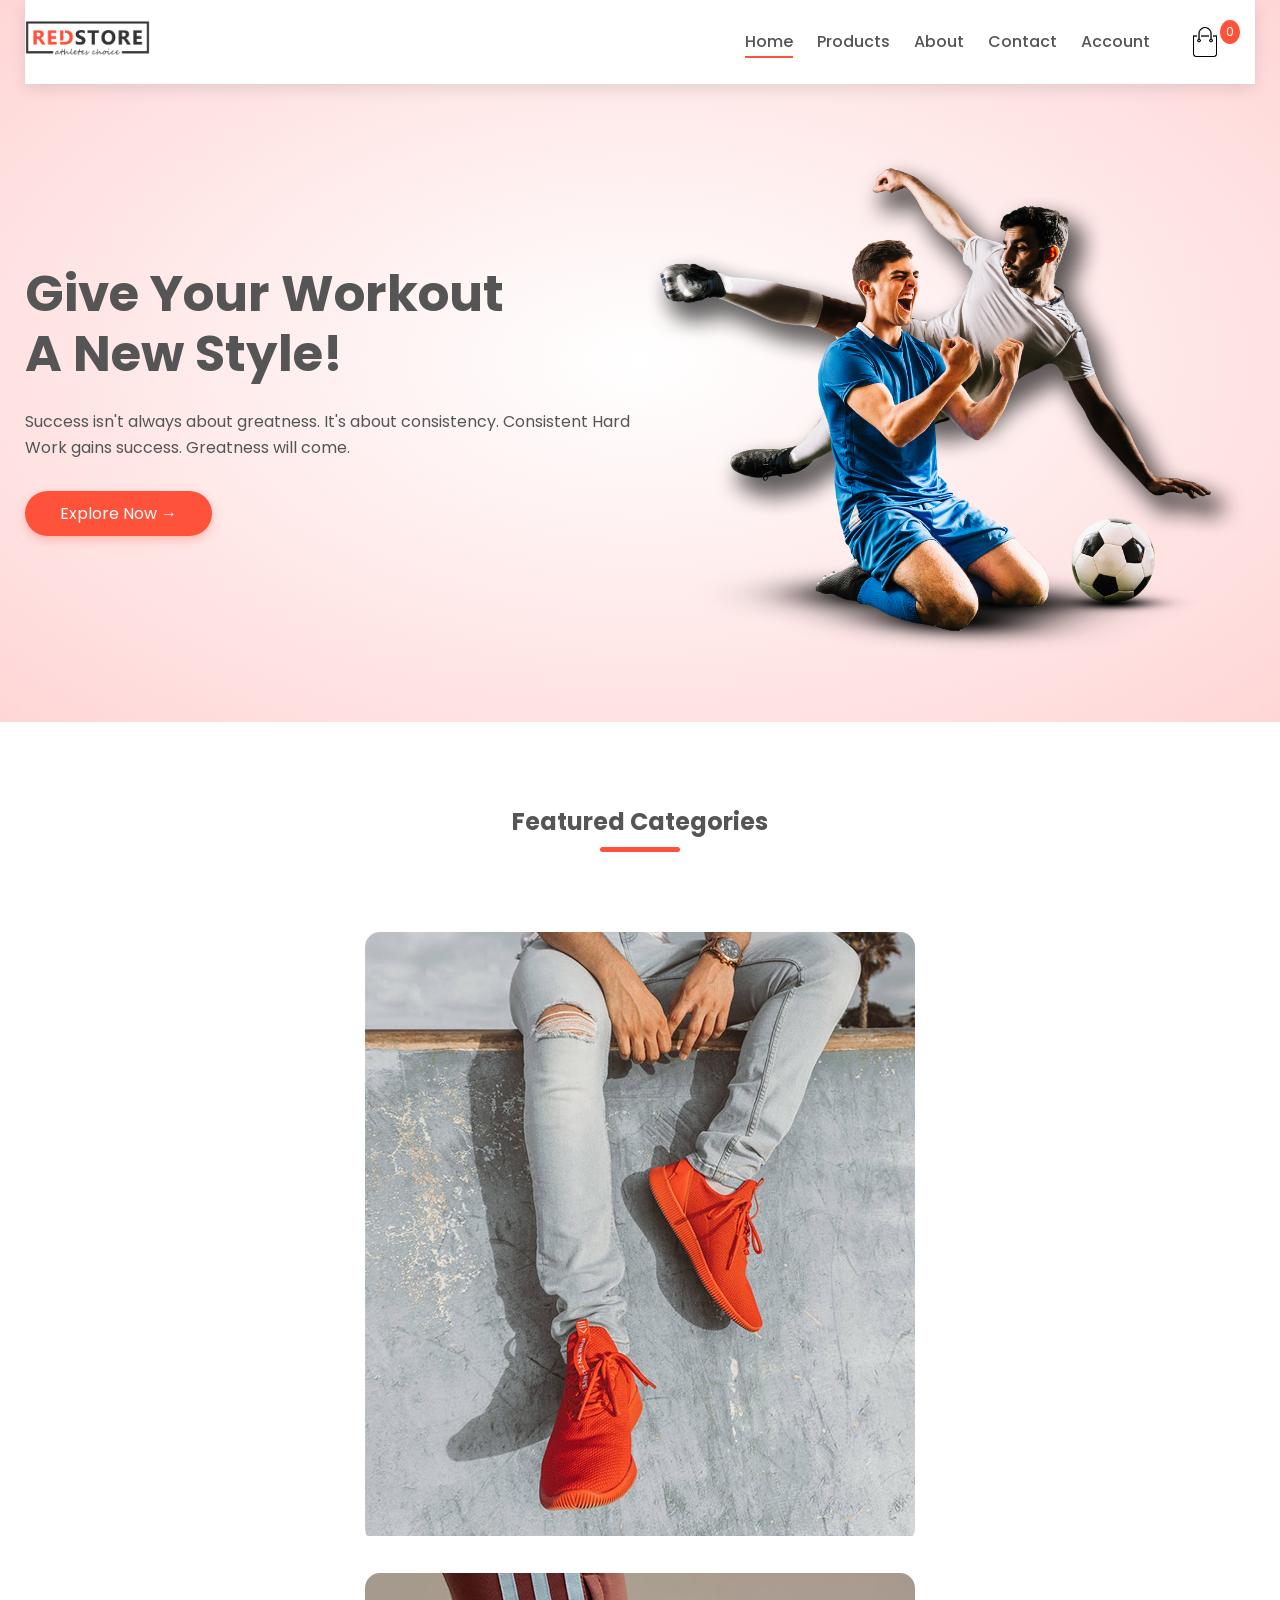
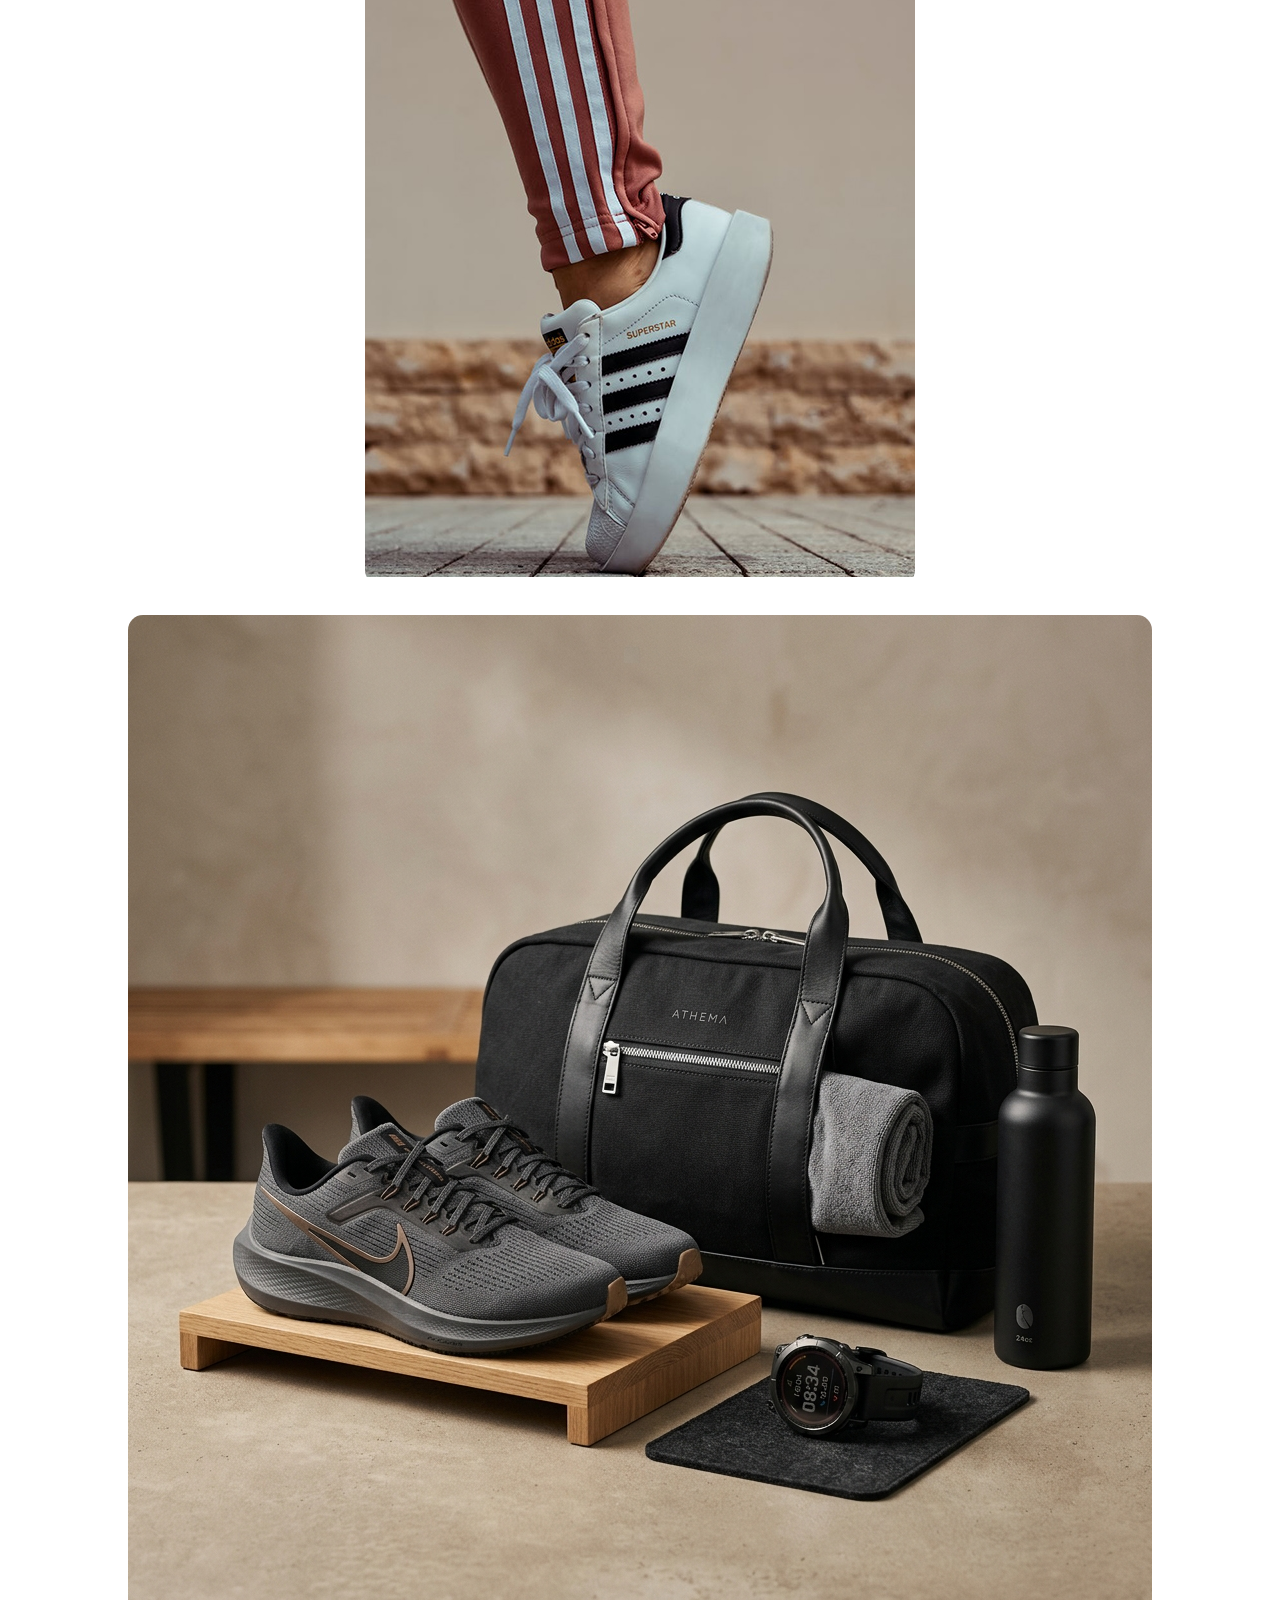
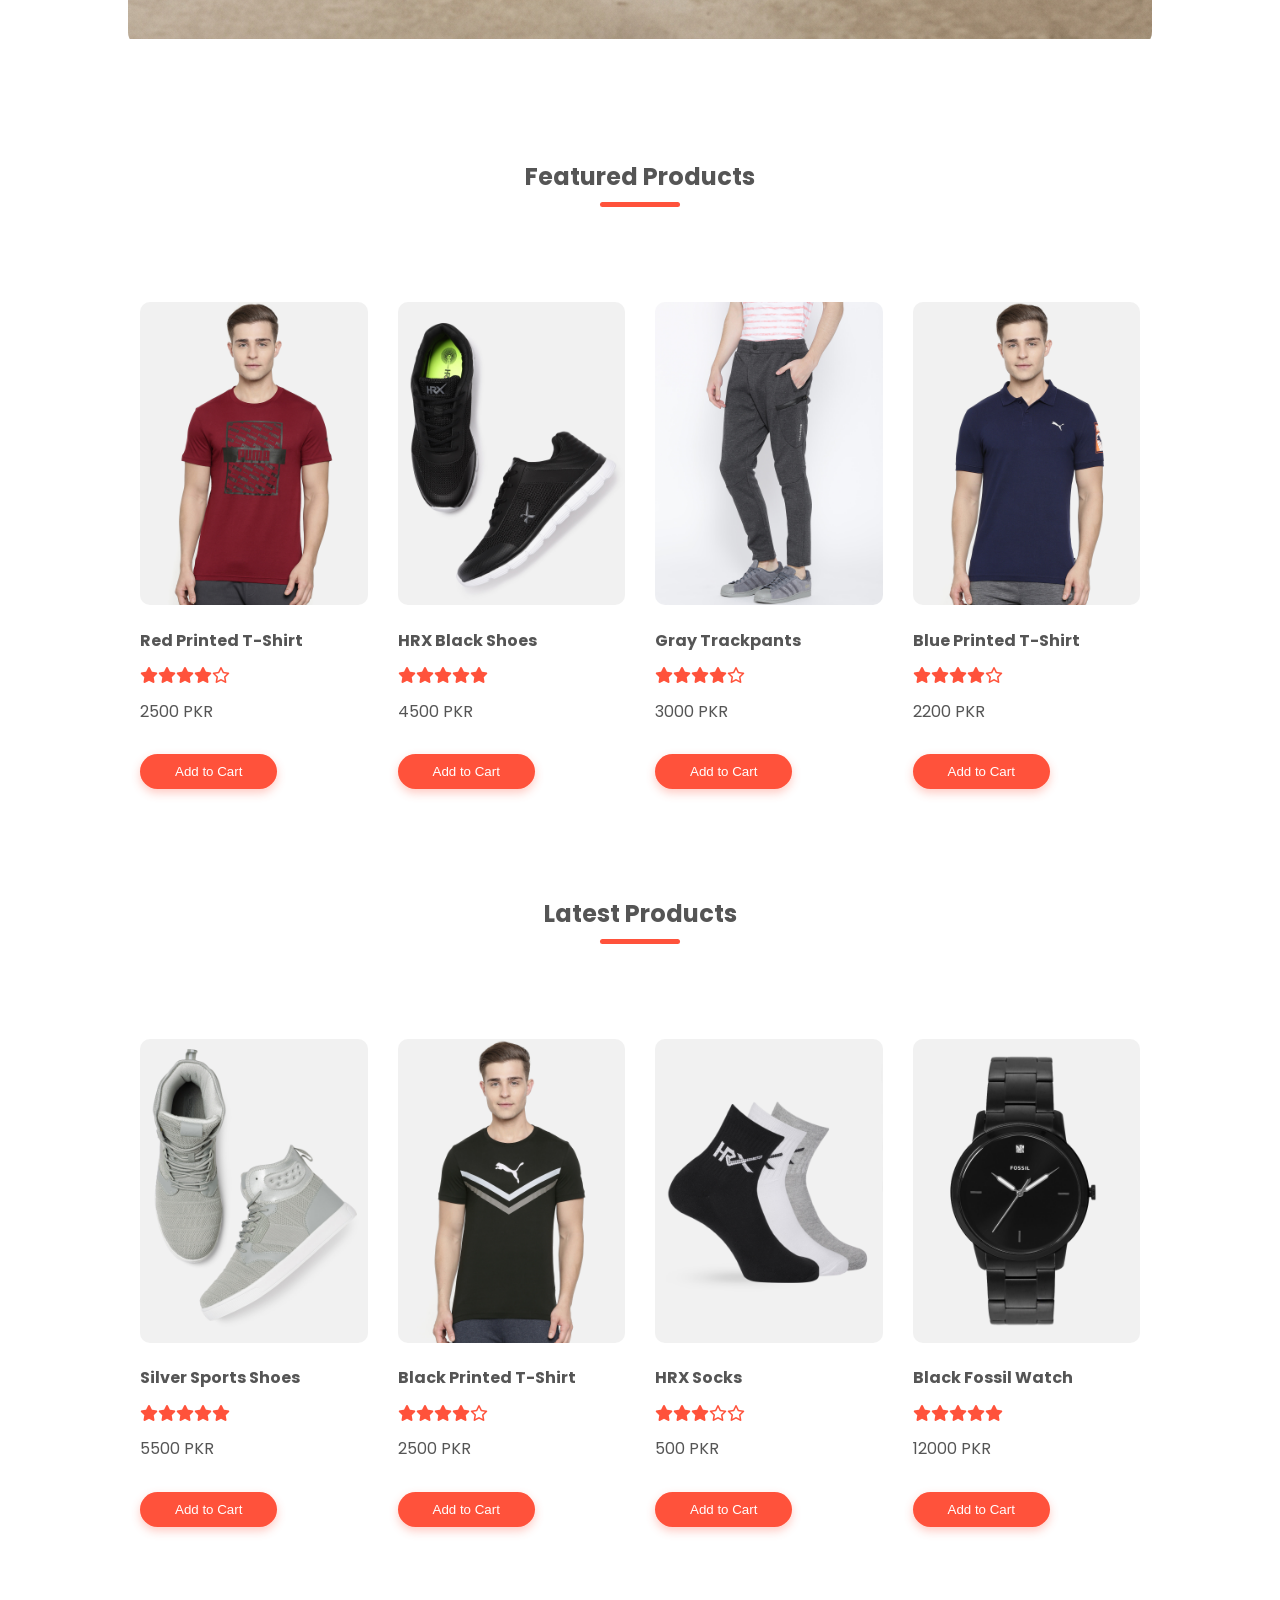
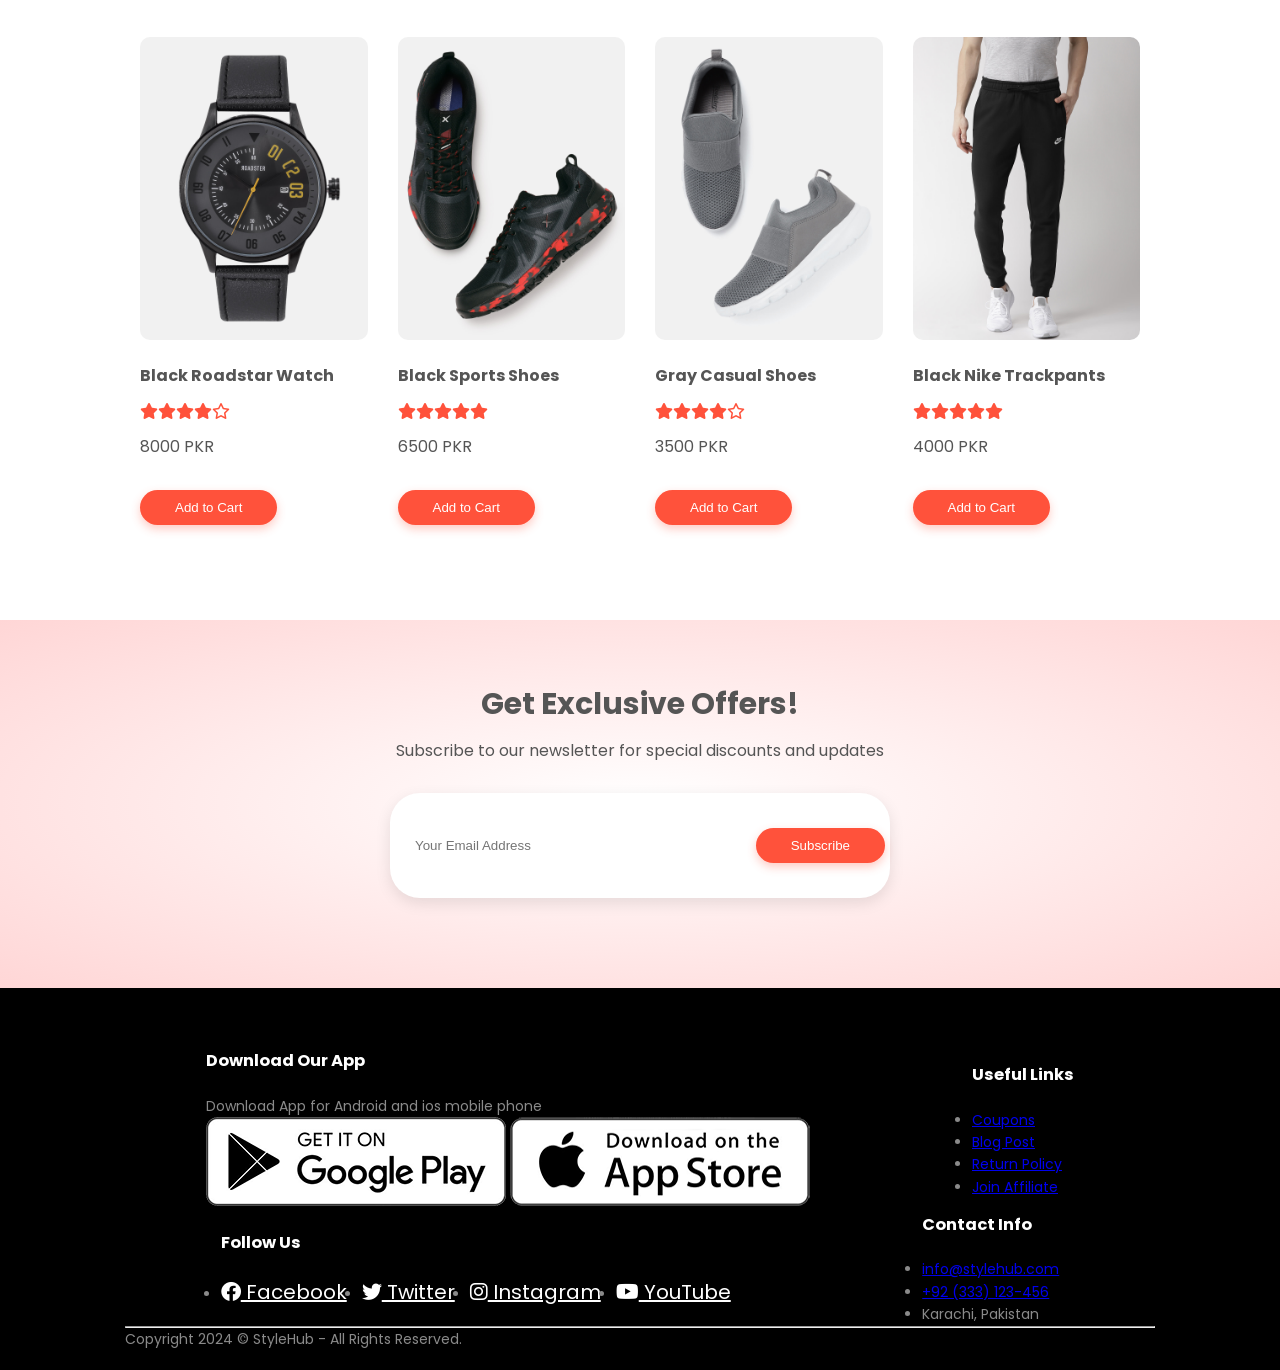
<file: index.html>
<!DOCTYPE html>
<html lang='en'>
<head>
    <meta charset="UTF-8">
    <meta name="viewport" content="width=device-width, initial-scale=1.0">
    <title>StyleHub - Your Fashion Destination</title>
    <link rel="stylesheet" href="projectStyle.css">
    <link rel="preconnect" href="https://fonts.googleapis.com">
    <link rel="preconnect" href="https://fonts.gstatic.com" crossorigin>
    <link href="https://fonts.googleapis.com/css2?family=Poppins:wght@300;400;500;600;700&display=swap" rel="stylesheet">
    <link rel="stylesheet" href="https://cdnjs.cloudflare.com/ajax/libs/font-awesome/6.0.0/css/all.min.css">
</head>
<body>
    <!-- Navigation Bar -->
    <div class="header">
        <div class="container">
            <div class="navigationbar">
                <div class="logo">
                    <a href="index.html"><img src="images/logo.png" width="125px" alt="StyleHub Logo"></a>
                </div>
                <nav id="navbar">
                    <ul>
                        <li><a href="index.html" class="active">Home</a></li>
                        <li><a href="products.html">Products</a></li>
                        <li><a href="about.html">About</a></li>
                        <li><a href="contact.html">Contact</a></li>
                        <li><a href="#" id="accountBtn">Account</a></li>
                    </ul>
                </nav>
                <div class="nav-icons">
                    <img src="images/cart.png" width="30px" height="30px" alt="Cart" class="cart-icon" id="cartBtn">
                    <span class="cart-count" id="cartCount">0</span>
                </div>
                <div class="hamburger" id="hamburger">
                    <span></span>
                    <span></span>
                    <span></span>
                </div>
            </div>

            <!-- Hero Section -->
            <div class="row hero">
                <div class="col-2">
                    <h1>Give Your Workout<br>A New Style!</h1>
                    <p>Success isn't always about greatness. It's about consistency. Consistent Hard Work gains success. Greatness will come.</p>
                    <a href="products.html" class="button">Explore Now &#8594;</a>
                </div>
                <div class="col-2">
                    <img src="images/image1.png" alt="Hero Product" class="hero-img">
                </div>
            </div>
        </div>
    </div>

    <!-- Featured Categories -->
    <div class="categories">
        <div class="small-container">
            <h2 class="title">Featured Categories</h2>
            <div class="row">
                <div class="col-3 category-card">
                    <img src="images/category-1.jpg" alt="Men's Fashion">
                    <h3>Men's Collection</h3>
                </div>
                <div class="col-3 category-card">
                    <img src="images/category-2.jpg" alt="Women's Fashion">
                    <h3>Women's Collection</h3>
                </div>
                <div class="col-3 category-card">
                    <img src="images/category-3.png" alt="Sports Gear">
                    <h3>Sports Gear</h3>
                </div>
            </div>
        </div>
    </div>

    <!-- Featured Products -->
    <div class="small-container">
        <h2 class="title">Featured Products</h2>
        <div class="row" id="featuredProducts">
            <!-- Products will be loaded by JavaScript -->
        </div>
    </div>

    <!-- Latest Products -->
    <div class="small-container">
        <h2 class="title">Latest Products</h2>
        <div class="row" id="latestProducts">
            <!-- Products will be loaded by JavaScript -->
        </div>
    </div>

    <!-- Newsletter Section -->
    <div class="newsletter">
        <div class="small-container">
            <div class="newsletter-content">
                <h2>Get Exclusive Offers!</h2>
                <p>Subscribe to our newsletter for special discounts and updates</p>
                <div class="newsletter-input">
                    <input type="email" placeholder="Your Email Address" id="emailInput">
                    <button id="subscribeBtn" class="button">Subscribe</button>
                </div>
            </div>
        </div>
    </div>

    <!-- Footer -->
    <div class="footer">
        <div class="small-container">
            <div class="row">
                <div class="col-footer">
                    <h3>Download Our App</h3>
                    <p>Download App for Android and ios mobile phone</p>
                    <div class="app-logo">
                        <img src="images/play-store.png" alt="Play Store">
                        <img src="images/app-store.png" alt="App Store">
                    </div>
                </div>
                <div class="col-footer">
                    <h3>Useful Links</h3>
                    <ul>
                        <li><a href="#">Coupons</a></li>
                        <li><a href="#">Blog Post</a></li>
                        <li><a href="#">Return Policy</a></li>
                        <li><a href="#">Join Affiliate</a></li>
                    </ul>
                </div>
                <div class="col-footer">
                    <h3>Follow Us</h3>
                    <ul class="social-links">
                        <li><a href="#"><i class="fab fa-facebook"></i> Facebook</a></li>
                        <li><a href="#"><i class="fab fa-twitter"></i> Twitter</a></li>
                        <li><a href="#"><i class="fab fa-instagram"></i> Instagram</a></li>
                        <li><a href="#"><i class="fab fa-youtube"></i> YouTube</a></li>
                    </ul>
                </div>
                <div class="col-footer">
                    <h3>Contact Info</h3>
                    <ul>
                        <li><a href="mailto:info@stylehub.com">info@stylehub.com</a></li>
                        <li><a href="tel:+92333123456">+92 (333) 123-456</a></li>
                        <li>Karachi, Pakistan</li>
                    </ul>
                </div>
            </div>
            <hr>
            <p class="copyright">Copyright 2024 © StyleHub - All Rights Reserved.</p>
        </div>
    </div>

    <!-- Cart Modal -->
    <div class="modal" id="cartModal">
        <div class="modal-content">
            <span class="close" id="closeCart">&times;</span>
            <h2>Shopping Cart</h2>
            <div id="cartItems"></div>
            <div class="cart-total">
                <strong>Total: </strong><span id="totalPrice">0</span> PKR
            </div>
            <button class="button" style="width: 100%; margin-top: 20px;">Checkout</button>
        </div>
    </div>

    <!-- Login Modal -->
    <div class="modal" id="loginModal">
        <div class="modal-content">
            <span class="close" id="closeLogin">&times;</span>
            <h2>Login / Sign Up</h2>
            <form id="loginForm">
                <input type="email" placeholder="Email Address" required>
                <input type="password" placeholder="Password" required>
                <button type="submit" class="button">Login</button>
                <p>Don't have an account? <a href="#" id="signupToggle">Sign Up</a></p>
            </form>
        </div>
    </div>

    <script src="script.js"></script>
</body>
</html>
</file>
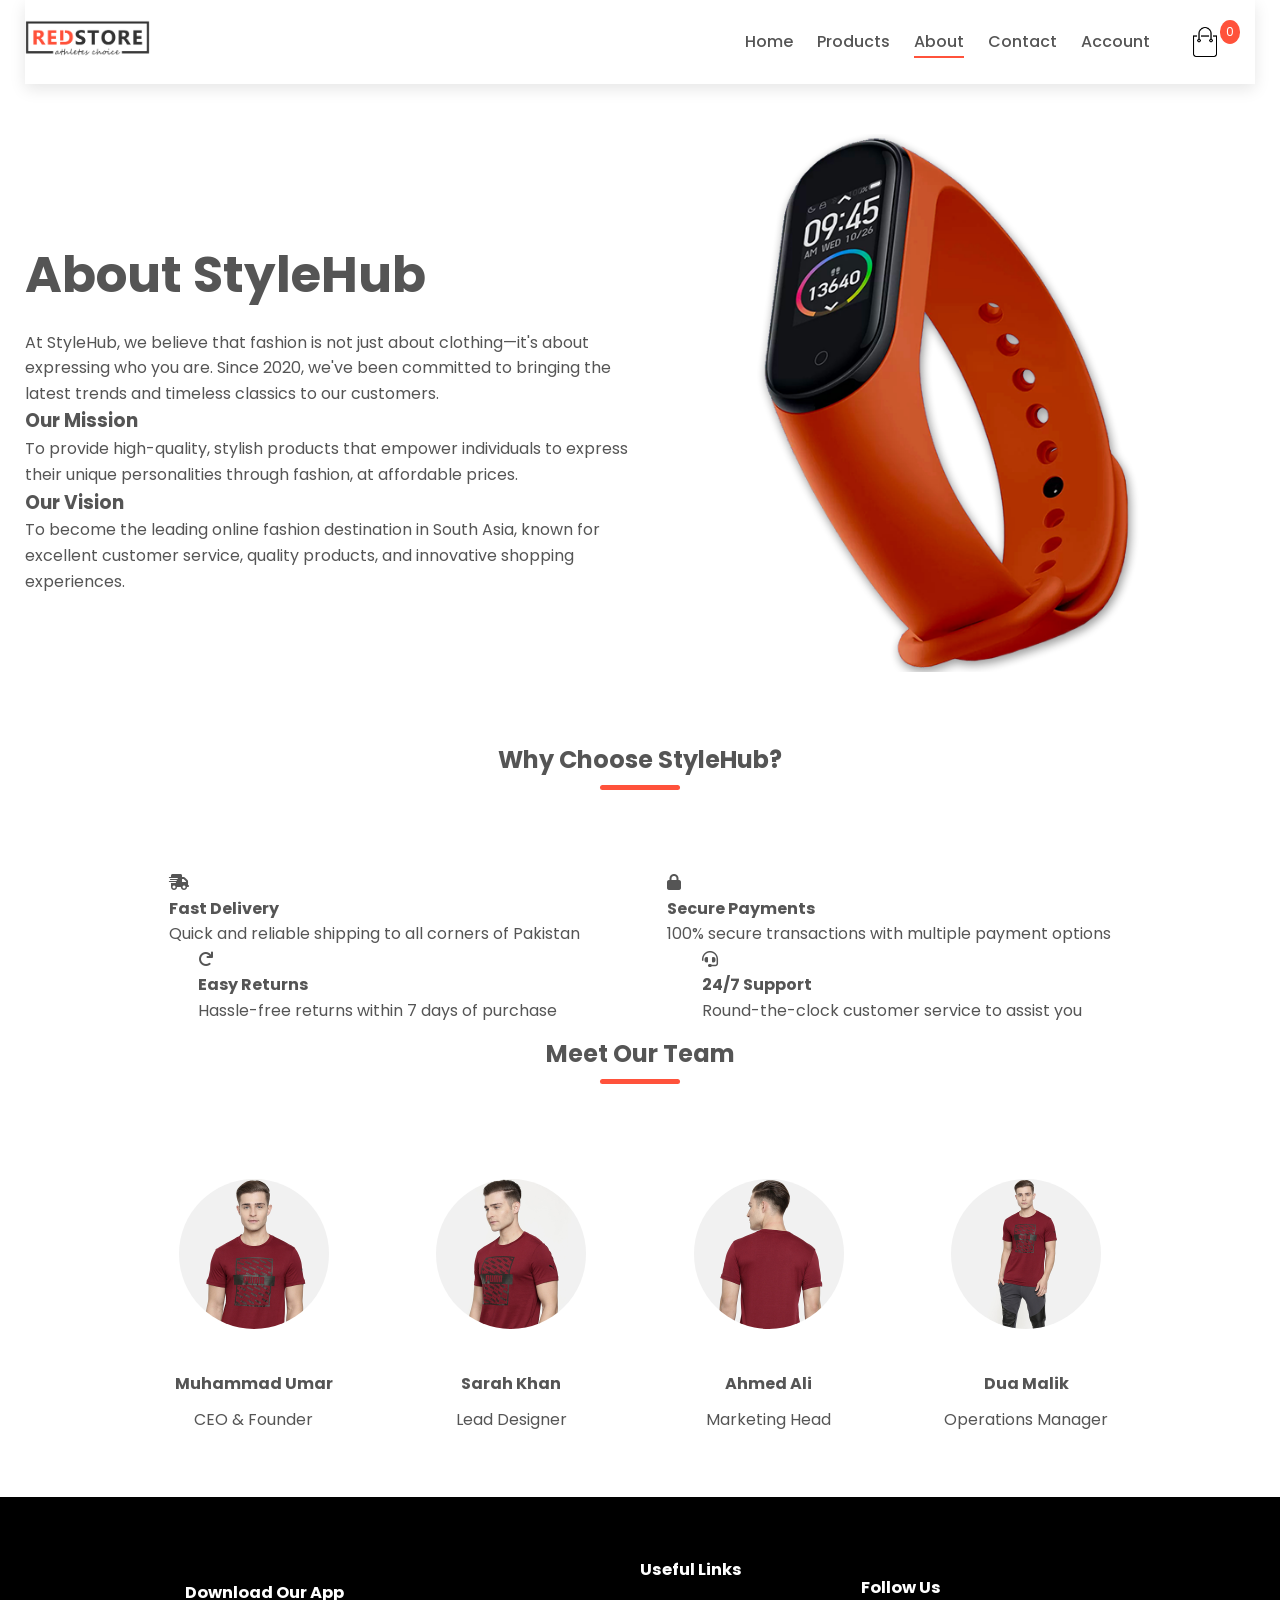
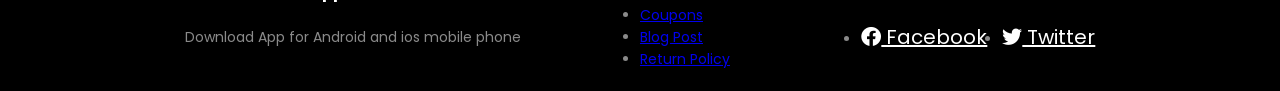
<file: about.html>
<!DOCTYPE html>
<html lang='en'>
<head>
    <meta charset="UTF-8">
    <meta name="viewport" content="width=device-width, initial-scale=1.0">
    <title>About Us - StyleHub</title>
    <link rel="stylesheet" href="projectStyle.css">
    <link rel="preconnect" href="https://fonts.googleapis.com">
    <link rel="preconnect" href="https://fonts.gstatic.com" crossorigin>
    <link href="https://fonts.googleapis.com/css2?family=Poppins:wght@300;400;500;600;700&display=swap" rel="stylesheet">
    <link rel="stylesheet" href="https://cdnjs.cloudflare.com/ajax/libs/font-awesome/6.0.0/css/all.min.css">
</head>
<body>
    <!-- Navigation Bar -->
    <div class="navbar-container">
        <div class="container">
            <div class="navigationbar">
                <div class="logo">
                    <a href="index.html"><img src="images/logo.png" width="125px" alt="StyleHub Logo"></a>
                </div>
                <nav id="navbar">
                    <ul>
                        <li><a href="index.html">Home</a></li>
                        <li><a href="products.html">Products</a></li>
                        <li><a href="about.html" class="active">About</a></li>
                        <li><a href="contact.html">Contact</a></li>
                        <li><a href="#" id="accountBtn">Account</a></li>
                    </ul>
                </nav>
                <div class="nav-icons">
                    <img src="images/cart.png" width="30px" height="30px" alt="Cart" class="cart-icon" id="cartBtn">
                    <span class="cart-count" id="cartCount">0</span>
                </div>
                <div class="hamburger" id="hamburger">
                    <span></span>
                    <span></span>
                    <span></span>
                </div>
            </div>
        </div>
    </div>

    <!-- About Section -->
    <div class="about-section">
        <div class="container">
            <div class="row">
                <div class="col-2">
                    <h1>About StyleHub</h1>
                    <p>At StyleHub, we believe that fashion is not just about clothing—it's about expressing who you are. 
                    Since 2020, we've been committed to bringing the latest trends and timeless classics to our customers.</p>
                    
                    <h3>Our Mission</h3>
                    <p>To provide high-quality, stylish products that empower individuals to express their unique personalities 
                    through fashion, at affordable prices.</p>
                    
                    <h3>Our Vision</h3>
                    <p>To become the leading online fashion destination in South Asia, known for excellent customer service, 
                    quality products, and innovative shopping experiences.</p>
                </div>
                <div class="col-2">
                    <img src="images/exclusive.png" alt="About StyleHub">
                </div>
            </div>
        </div>
    </div>

    <!-- Why Choose Us -->
    <div class="why-us">
        <div class="small-container">
            <h2 class="title">Why Choose StyleHub?</h2>
            <div class="row">
                <div class="why-card">
                    <i class="fas fa-shipping-fast"></i>
                    <h4>Fast Delivery</h4>
                    <p>Quick and reliable shipping to all corners of Pakistan</p>
                </div>
                <div class="why-card">
                    <i class="fas fa-lock"></i>
                    <h4>Secure Payments</h4>
                    <p>100% secure transactions with multiple payment options</p>
                </div>
                <div class="why-card">
                    <i class="fas fa-redo"></i>
                    <h4>Easy Returns</h4>
                    <p>Hassle-free returns within 7 days of purchase</p>
                </div>
                <div class="why-card">
                    <i class="fas fa-headset"></i>
                    <h4>24/7 Support</h4>
                    <p>Round-the-clock customer service to assist you</p>
                </div>
            </div>
        </div>
    </div>

    <!-- Team Section -->
    <div class="small-container">
        <h2 class="title">Meet Our Team</h2>
        <div class="row" id="teamMembers">
            <!-- Team members will be loaded by JavaScript -->
        </div>
    </div>

    <!-- Footer -->
    <div class="footer">
        <div class="small-container">
            <div class="row">
                <div class="col-footer">
                    <h3>Download Our App</h3>
                    <p>Download App for Android and ios mobile phone</p>
                </div>
                <div class="col-footer">
                    <h3>Useful Links</h3>
                    <ul>
                        <li><a href="#">Coupons</a></li>
                        <li><a href="#">Blog Post</a></li>
                        <li><a href="#">Return Policy</a></li>
                    </ul>
                </div>
                <div class="col-footer">
                    <h3>Follow Us</h3>
                    <ul class="social-links">
                        <li><a href="#"><i class="fab fa-facebook"></i> Facebook</a></li>
                        <li><a href="#"><i class="fab fa-twitter"></i> Twitter</a></li>
                    </ul>
                </div>
            </div>
        </div>
    </div>

    <!-- Cart Modal -->
    <div class="modal" id="cartModal">
        <div class="modal-content">
            <span class="close" id="closeCart">&times;</span>
            <h2>Shopping Cart</h2>
            <div id="cartItems"></div>
            <div class="cart-total">
                <strong>Total: </strong><span id="totalPrice">0</span> PKR
            </div>
            <button class="button" style="width: 100%; margin-top: 20px;">Checkout</button>
        </div>
    </div>

    <!-- Login Modal -->
    <div class="modal" id="loginModal">
        <div class="modal-content">
            <span class="close" id="closeLogin">&times;</span>
            <h2>Login / Sign Up</h2>
            <form id="loginForm">
                <input type="email" placeholder="Email Address" required>
                <input type="password" placeholder="Password" required>
                <button type="submit" class="button">Login</button>
            </form>
        </div>
    </div>

    <script src="script.js"></script>
</body>
</html>
</file>
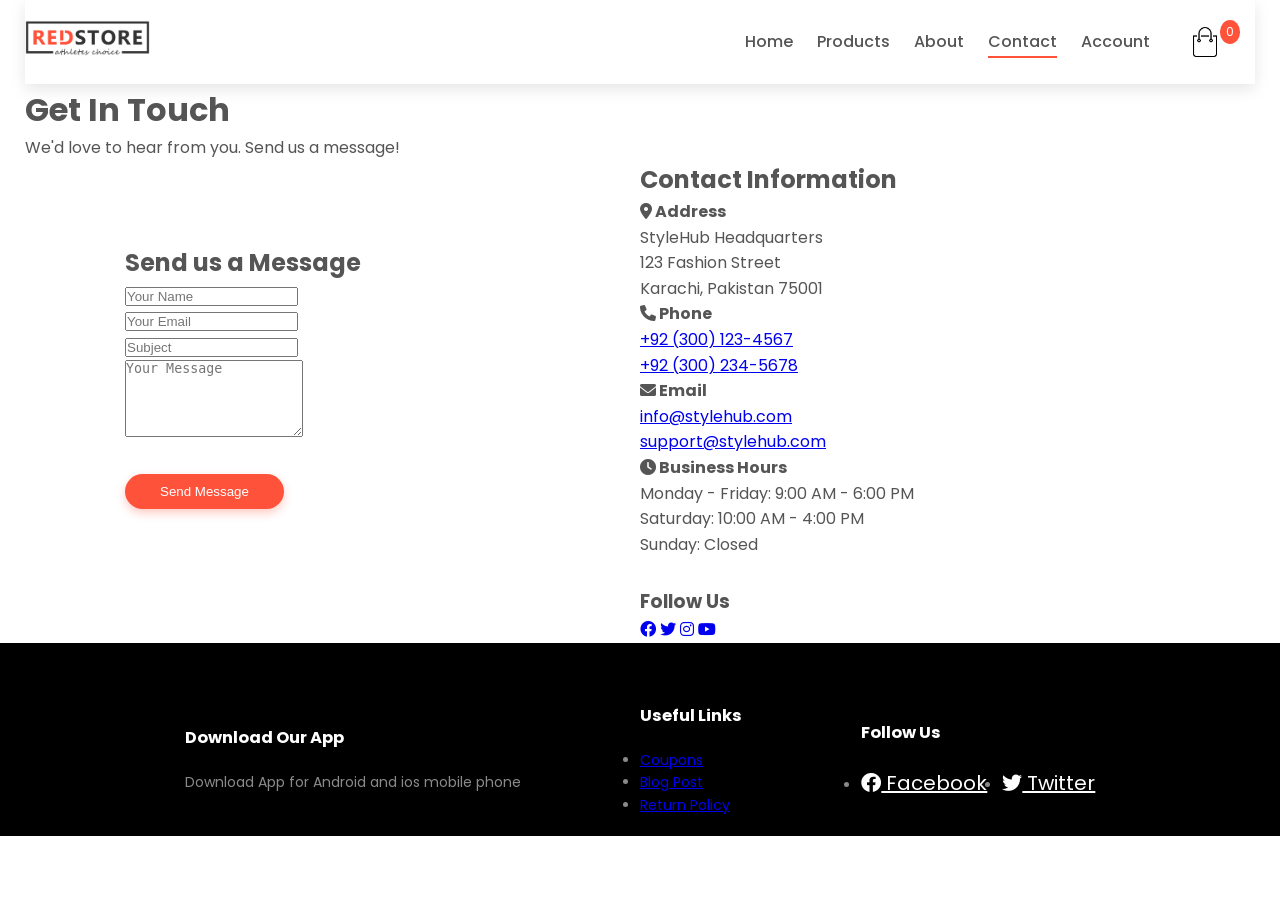
<file: contact.html>
<!DOCTYPE html>
<html lang='en'>
<head>
    <meta charset="UTF-8">
    <meta name="viewport" content="width=device-width, initial-scale=1.0">
    <title>Contact Us - StyleHub</title>
    <link rel="stylesheet" href="projectStyle.css">
    <link rel="preconnect" href="https://fonts.googleapis.com">
    <link rel="preconnect" href="https://fonts.gstatic.com" crossorigin>
    <link href="https://fonts.googleapis.com/css2?family=Poppins:wght@300;400;500;600;700&display=swap" rel="stylesheet">
    <link rel="stylesheet" href="https://cdnjs.cloudflare.com/ajax/libs/font-awesome/6.0.0/css/all.min.css">
</head>
<body>
    <!-- Navigation Bar -->
    <div class="navbar-container">
        <div class="container">
            <div class="navigationbar">
                <div class="logo">
                    <a href="index.html"><img src="images/logo.png" width="125px" alt="StyleHub Logo"></a>
                </div>
                <nav id="navbar">
                    <ul>
                        <li><a href="index.html">Home</a></li>
                        <li><a href="products.html">Products</a></li>
                        <li><a href="about.html">About</a></li>
                        <li><a href="contact.html" class="active">Contact</a></li>
                        <li><a href="#" id="accountBtn">Account</a></li>
                    </ul>
                </nav>
                <div class="nav-icons">
                    <img src="images/cart.png" width="30px" height="30px" alt="Cart" class="cart-icon" id="cartBtn">
                    <span class="cart-count" id="cartCount">0</span>
                </div>
                <div class="hamburger" id="hamburger">
                    <span></span>
                    <span></span>
                    <span></span>
                </div>
            </div>
        </div>
    </div>

    <!-- Contact Header -->
    <div class="contact-header">
        <div class="container">
            <h1>Get In Touch</h1>
            <p>We'd love to hear from you. Send us a message!</p>
        </div>
    </div>

    <!-- Contact Content -->
    <div class="small-container">
        <div class="row contact-row">
            <!-- Contact Form -->
            <div class="col-2">
                <h2>Send us a Message</h2>
                <form id="contactForm">
                    <div class="form-group">
                        <input type="text" placeholder="Your Name" required id="contactName">
                    </div>
                    <div class="form-group">
                        <input type="email" placeholder="Your Email" required id="contactEmail">
                    </div>
                    <div class="form-group">
                        <input type="text" placeholder="Subject" required id="contactSubject">
                    </div>
                    <div class="form-group">
                        <textarea placeholder="Your Message" rows="5" required id="contactMessage"></textarea>
                    </div>
                    <button type="submit" class="button">Send Message</button>
                </form>
                <div id="formMessage" style="margin-top: 20px;"></div>
            </div>

            <!-- Contact Info -->
            <div class="col-2">
                <h2>Contact Information</h2>
                
                <div class="contact-info-box">
                    <h4><i class="fas fa-map-marker-alt"></i> Address</h4>
                    <p>StyleHub Headquarters<br>
                    123 Fashion Street<br>
                    Karachi, Pakistan 75001</p>
                </div>

                <div class="contact-info-box">
                    <h4><i class="fas fa-phone"></i> Phone</h4>
                    <p><a href="tel:+923001234567">+92 (300) 123-4567</a><br>
                    <a href="tel:+923002345678">+92 (300) 234-5678</a></p>
                </div>

                <div class="contact-info-box">
                    <h4><i class="fas fa-envelope"></i> Email</h4>
                    <p><a href="mailto:info@stylehub.com">info@stylehub.com</a><br>
                    <a href="mailto:support@stylehub.com">support@stylehub.com</a></p>
                </div>

                <div class="contact-info-box">
                    <h4><i class="fas fa-clock"></i> Business Hours</h4>
                    <p>Monday - Friday: 9:00 AM - 6:00 PM<br>
                    Saturday: 10:00 AM - 4:00 PM<br>
                    Sunday: Closed</p>
                </div>

                <h3 style="margin-top: 30px;">Follow Us</h3>
                <div class="social-links-contact">
                    <a href="#" class="social-icon"><i class="fab fa-facebook"></i></a>
                    <a href="#" class="social-icon"><i class="fab fa-twitter"></i></a>
                    <a href="#" class="social-icon"><i class="fab fa-instagram"></i></a>
                    <a href="#" class="social-icon"><i class="fab fa-youtube"></i></a>
                </div>
            </div>
        </div>
    </div>

    <!-- Footer -->
    <div class="footer">
        <div class="small-container">
            <div class="row">
                <div class="col-footer">
                    <h3>Download Our App</h3>
                    <p>Download App for Android and ios mobile phone</p>
                </div>
                <div class="col-footer">
                    <h3>Useful Links</h3>
                    <ul>
                        <li><a href="#">Coupons</a></li>
                        <li><a href="#">Blog Post</a></li>
                        <li><a href="#">Return Policy</a></li>
                    </ul>
                </div>
                <div class="col-footer">
                    <h3>Follow Us</h3>
                    <ul class="social-links">
                        <li><a href="#"><i class="fab fa-facebook"></i> Facebook</a></li>
                        <li><a href="#"><i class="fab fa-twitter"></i> Twitter</a></li>
                    </ul>
                </div>
            </div>
        </div>
    </div>

    <!-- Cart Modal -->
    <div class="modal" id="cartModal">
        <div class="modal-content">
            <span class="close" id="closeCart">&times;</span>
            <h2>Shopping Cart</h2>
            <div id="cartItems"></div>
            <div class="cart-total">
                <strong>Total: </strong><span id="totalPrice">0</span> PKR
            </div>
            <button class="button" style="width: 100%; margin-top: 20px;">Checkout</button>
        </div>
    </div>

    <!-- Login Modal -->
    <div class="modal" id="loginModal">
        <div class="modal-content">
            <span class="close" id="closeLogin">&times;</span>
            <h2>Login / Sign Up</h2>
            <form id="loginForm">
                <input type="email" placeholder="Email Address" required>
                <input type="password" placeholder="Password" required>
                <button type="submit" class="button">Login</button>
            </form>
        </div>
    </div>

    <script src="script.js"></script>
</body>
</html>
</file>
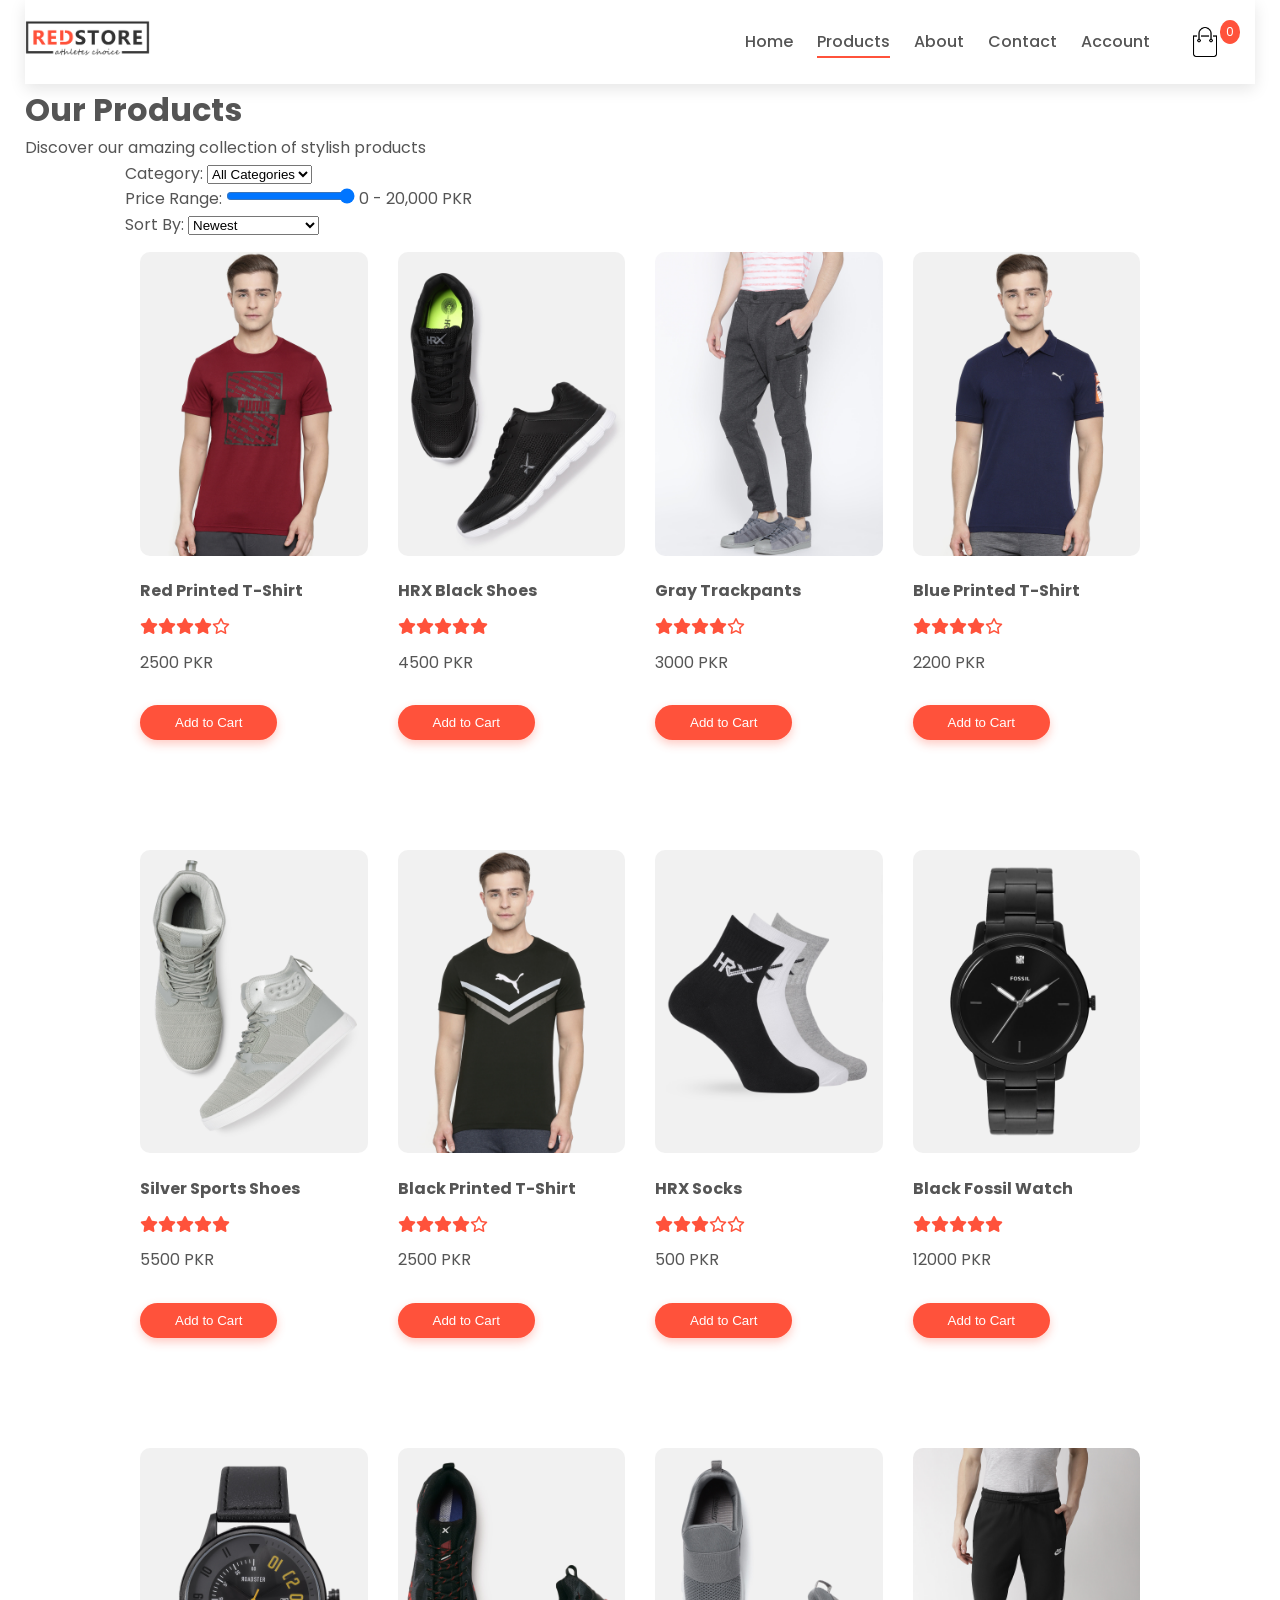
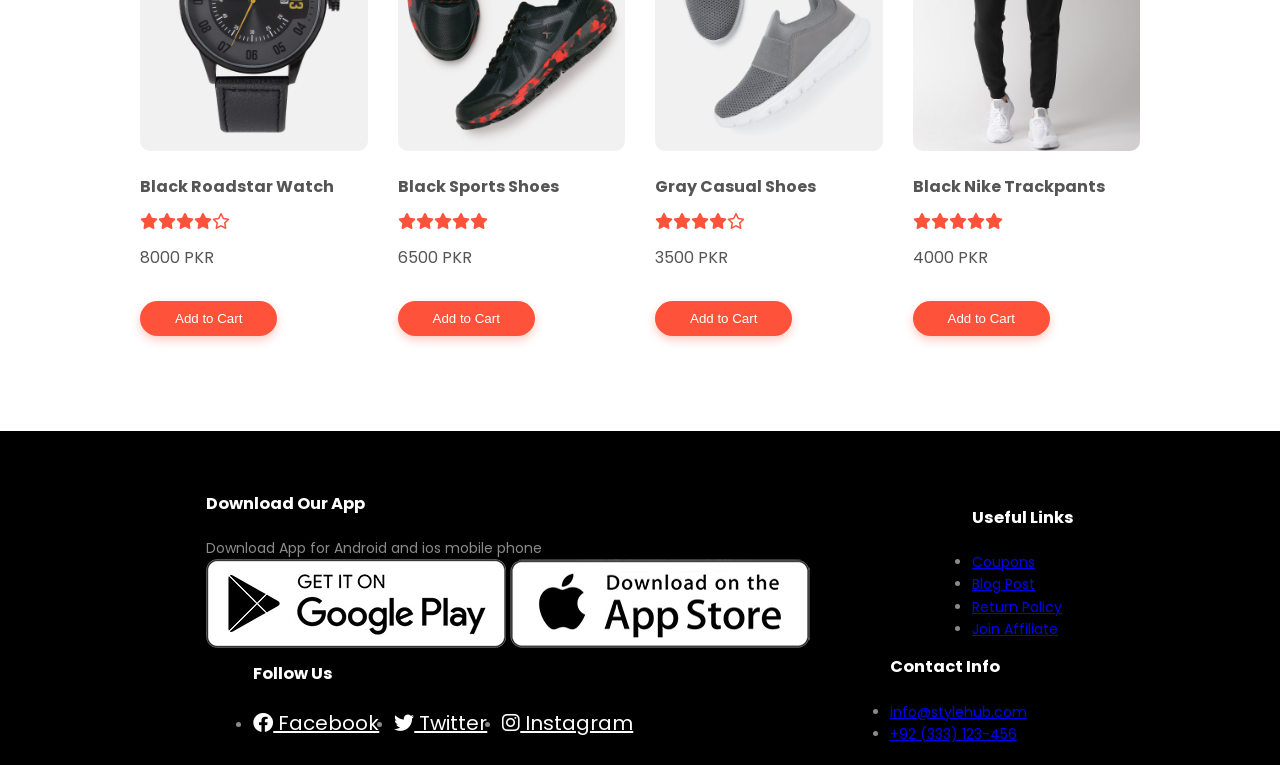
<file: products.html>
<!DOCTYPE html>
<html lang='en'>
<head>
    <meta charset="UTF-8">
    <meta name="viewport" content="width=device-width, initial-scale=1.0">
    <title>Products - StyleHub</title>
    <link rel="stylesheet" href="projectStyle.css">
    <link rel="preconnect" href="https://fonts.googleapis.com">
    <link rel="preconnect" href="https://fonts.gstatic.com" crossorigin>
    <link href="https://fonts.googleapis.com/css2?family=Poppins:wght@300;400;500;600;700&display=swap" rel="stylesheet">
    <link rel="stylesheet" href="https://cdnjs.cloudflare.com/ajax/libs/font-awesome/6.0.0/css/all.min.css">
</head>
<body>
    <!-- Navigation Bar -->
    <div class="navbar-container">
        <div class="container">
            <div class="navigationbar">
                <div class="logo">
                    <a href="index.html"><img src="images/logo.png" width="125px" alt="StyleHub Logo"></a>
                </div>
                <nav id="navbar">
                    <ul>
                        <li><a href="index.html">Home</a></li>
                        <li><a href="products.html" class="active">Products</a></li>
                        <li><a href="about.html">About</a></li>
                        <li><a href="contact.html">Contact</a></li>
                        <li><a href="#" id="accountBtn">Account</a></li>
                    </ul>
                </nav>
                <div class="nav-icons">
                    <img src="images/cart.png" width="30px" height="30px" alt="Cart" class="cart-icon" id="cartBtn">
                    <span class="cart-count" id="cartCount">0</span>
                </div>
                <div class="hamburger" id="hamburger">
                    <span></span>
                    <span></span>
                    <span></span>
                </div>
            </div>
        </div>
    </div>

    <!-- Products Page Header -->
    <div class="products-header">
        <div class="container">
            <h1>Our Products</h1>
            <p>Discover our amazing collection of stylish products</p>
        </div>
    </div>

    <!-- Filters Section -->
    <div class="small-container">
        <div class="filters">
            <div class="filter-group">
                <label>Category:</label>
                <select id="categoryFilter">
                    <option value="">All Categories</option>
                    <option value="mens">Men's</option>
                    <option value="womens">Women's</option>
                    <option value="shoes">Shoes</option>
                </select>
            </div>
            <div class="filter-group">
                <label>Price Range:</label>
                <input type="range" id="priceFilter" min="0" max="20000" value="20000">
                <span id="priceValue">0 - 20,000 PKR</span>
            </div>
            <div class="filter-group">
                <label>Sort By:</label>
                <select id="sortFilter">
                    <option value="newest">Newest</option>
                    <option value="popular">Popular</option>
                    <option value="price-low">Price: Low to High</option>
                    <option value="price-high">Price: High to Low</option>
                </select>
            </div>
        </div>
    </div>

    <!-- All Products -->
    <div class="small-container">
        <div class="row" id="allProducts">
            <!-- Products will be loaded by JavaScript -->
        </div>
    </div>

    <!-- No Products Message -->
    <div id="noProducts" style="display: none;">
        <p style="text-align: center; padding: 50px; font-size: 18px; color: #555;">
            No products found. Try adjusting your filters.
        </p>
    </div>

    <!-- Footer -->
    <div class="footer">
        <div class="small-container">
            <div class="row">
                <div class="col-footer">
                    <h3>Download Our App</h3>
                    <p>Download App for Android and ios mobile phone</p>
                    <div class="app-logo">
                        <img src="images/play-store.png" alt="Play Store">
                        <img src="images/app-store.png" alt="App Store">
                    </div>
                </div>
                <div class="col-footer">
                    <h3>Useful Links</h3>
                    <ul>
                        <li><a href="#">Coupons</a></li>
                        <li><a href="#">Blog Post</a></li>
                        <li><a href="#">Return Policy</a></li>
                        <li><a href="#">Join Affiliate</a></li>
                    </ul>
                </div>
                <div class="col-footer">
                    <h3>Follow Us</h3>
                    <ul class="social-links">
                        <li><a href="#"><i class="fab fa-facebook"></i> Facebook</a></li>
                        <li><a href="#"><i class="fab fa-twitter"></i> Twitter</a></li>
                        <li><a href="#"><i class="fab fa-instagram"></i> Instagram</a></li>
                    </ul>
                </div>
                <div class="col-footer">
                    <h3>Contact Info</h3>
                    <ul>
                        <li><a href="mailto:info@stylehub.com">info@stylehub.com</a></li>
                        <li><a href="tel:+92333123456">+92 (333) 123-456</a></li>
                    </ul>
                </div>
            </div>
        </div>
    </div>

    <!-- Cart Modal -->
    <div class="modal" id="cartModal">
        <div class="modal-content">
            <span class="close" id="closeCart">&times;</span>
            <h2>Shopping Cart</h2>
            <div id="cartItems"></div>
            <div class="cart-total">
                <strong>Total: </strong><span id="totalPrice">0</span> PKR
            </div>
            <button class="button" style="width: 100%; margin-top: 20px;">Checkout</button>
        </div>
    </div>

    <!-- Login Modal -->
    <div class="modal" id="loginModal">
        <div class="modal-content">
            <span class="close" id="closeLogin">&times;</span>
            <h2>Login / Sign Up</h2>
            <form id="loginForm">
                <input type="email" placeholder="Email Address" required>
                <input type="password" placeholder="Password" required>
                <button type="submit" class="button">Login</button>
            </form>
        </div>
    </div>

    <script src="script.js"></script>
</body>
</html>
</file>
<file: projectStyle.css>
:root {
    --primary-color: #ff523b;
    --secondary-color: #563434;
    --text-color: #555;
    --bg-gradient: radial-gradient(#fff, #ffd6d6);
    --shadow: 0 5px 15px rgba(0,0,0,0.1);
    --transition: all 0.3s ease;
}

* {
    margin: 0;
    padding: 0;
    box-sizing: border-box;
}

body {
    font-family: 'Poppins', sans-serif;
    color: var(--text-color);
    line-height: 1.6;
    overflow-x: hidden;
}

.container {
    max-width: 1300px;
    margin: auto;
    padding: 0 25px;
}

.small-container {
    max-width: 1080px;
    margin: auto;
    padding: 0 25px;
}

/* Navigation */
.navigationbar {
    display: flex;
    align-items: center;
    padding: 20px 0;
    position: sticky;
    top: 0;
    background: #fff;
    z-index: 1000;
    box-shadow: var(--shadow);
}

nav {
    flex: 1;
    text-align: right;
}

nav ul {
    display: inline-block;
    list-style-type: none;
}

nav ul li {
    display: inline-block;
    margin-right: 20px;
}

nav ul li a {
    text-decoration: none;
    color: var(--text-color);
    font-weight: 500;
    transition: var(--transition);
    position: relative;
}

nav ul li a::after {
    content: '';
    width: 0;
    height: 2px;
    background: var(--primary-color);
    position: absolute;
    bottom: -5px;
    left: 0;
    transition: var(--transition);
}

nav ul li a:hover::after,
nav ul li a.active::after {
    width: 100%;
}

.nav-icons {
    display: flex;
    align-items: center;
    gap: 15px;
    margin-left: 20px;
}

.cart-icon {
    cursor: pointer;
    transition: var(--transition);
}

.cart-icon:hover {
    transform: scale(1.1);
}

.cart-count {
    background: var(--primary-color);
    color: #fff;
    border-radius: 50%;
    padding: 2px 6px;
    font-size: 12px;
    position: relative;
    top: -10px;
    left: -15px;
}

/* Hamburger Menu */
.hamburger {
    display: none;
    flex-direction: column;
    cursor: pointer;
    gap: 5px;
    margin-left: 20px;
}

.hamburger span {
    width: 25px;
    height: 3px;
    background: var(--text-color);
    transition: var(--transition);
}

/* Hero Section */
.header {
    background: var(--bg-gradient);
    min-height: 80vh;
    display: flex;
    align-items: center;
}

.row {
    display: flex;
    align-items: center;
    flex-wrap: wrap;
    justify-content: space-around;
}

.col-2 {
    flex-basis: 50%;
    min-width: 300px;
}

.col-2 img {
    max-width: 100%;
    padding: 50px 0;
    animation: float 4s ease-in-out infinite;
}

@keyframes float {
    0%, 100% { transform: translateY(0); }
    50% { transform: translateY(-20px); }
}

.col-2 h1 {
    font-size: 50px;
    line-height: 60px;
    margin: 25px 0;
}

.button {
    display: inline-block;
    background: var(--primary-color);
    color: #fff;
    padding: 10px 35px;
    margin: 30px 0;
    border-radius: 30px;
    text-decoration: none;
    transition: var(--transition);
    border: none;
    cursor: pointer;
    box-shadow: 0 4px 10px rgba(255, 82, 59, 0.3);
}

.button:hover {
    background: var(--secondary-color);
    transform: translateY(-3px);
    box-shadow: 0 6px 15px rgba(0,0,0,0.2);
}

/* Categories */
.categories {
    margin: 70px 0;
}

.category-card {
    position: relative;
    overflow: hidden;
    border-radius: 15px;
    margin-bottom: 30px;
    cursor: pointer;
}

.category-card img {
    width: 100%;
    transition: var(--transition);
}

.category-card h3 {
    position: absolute;
    bottom: 20px;
    left: 20px;
    color: #fff;
    background: rgba(0,0,0,0.5);
    padding: 5px 15px;
    border-radius: 20px;
    opacity: 0;
    transform: translateY(20px);
    transition: var(--transition);
}

.category-card:hover img {
    transform: scale(1.1);
}

.category-card:hover h3 {
    opacity: 1;
    transform: translateY(0);
}

/* Products */
.title {
    text-align: center;
    margin: 0 auto 80px;
    position: relative;
    line-height: 60px;
    color: var(--text-color);
}

.title::after {
    content: '';
    background: var(--primary-color);
    width: 80px;
    height: 5px;
    border-radius: 5px;
    position: absolute;
    bottom: 0;
    left: 50%;
    transform: translateX(-50%);
}

.col-4 {
    flex-basis: 25%;
    padding: 15px;
    min-width: 200px;
    margin-bottom: 50px;
    transition: var(--transition);
    border-radius: 15px;
    background: #fff;
}

.col-4:hover {
    transform: translateY(-10px);
    box-shadow: var(--shadow);
}

.col-4 img {
    width: 100%;
    border-radius: 10px;
}

.col-4 h4 {
    margin: 15px 0 10px;
    font-size: 16px;
}

.rating {
    color: var(--primary-color);
    margin-bottom: 10px;
}

/* Newsletter */
.newsletter {
    background: var(--bg-gradient);
    padding: 60px 0;
    text-align: center;
}

.newsletter-content h2 {
    font-size: 30px;
    margin-bottom: 10px;
}

.newsletter-input {
    max-width: 500px;
    margin: 30px auto;
    display: flex;
    background: #fff;
    padding: 5px;
    border-radius: 30px;
    box-shadow: var(--shadow);
}

.newsletter-input input {
    flex: 1;
    border: none;
    padding: 10px 20px;
    outline: none;
    border-radius: 30px 0 0 30px;
}

/* Footer */
.footer {
    background: #000;
    color: #8a8a8a;
    font-size: 14px;
    padding: 60px 0 20px;
}

.footer h3 {
    color: #fff;
    margin-bottom: 20px;
}

.footer-col-1, .footer-col-2, .footer-col-3, .footer-col-4 {
    min-width: 250px;
    margin-bottom: 20px;
}

.social-links {
    display: flex;
    gap: 15px;
    margin-top: 10px;
}

.social-links a {
    color: #fff;
    font-size: 20px;
    transition: var(--transition);
}

.social-links a:hover {
    color: var(--primary-color);
    transform: translateY(-3px);
}

/* Modals */
.modal {
    display: none;
    position: fixed;
    z-index: 2000;
    left: 0;
    top: 0;
    width: 100%;
    height: 100%;
    background-color: rgba(0,0,0,0.6);
    backdrop-filter: blur(5px);
}

.modal-content {
    background-color: #fefefe;
    margin: 5% auto;
    padding: 40px;
    border-radius: 20px;
    width: 400px;
    position: relative;
    box-shadow: 0 10px 30px rgba(0,0,0,0.3);
    animation: slideDown 0.4s ease;
}

@keyframes slideDown {
    from { transform: translateY(-50px); opacity: 0; }
    to { transform: translateY(0); opacity: 1; }
}

.close {
    position: absolute;
    right: 20px;
    top: 15px;
    font-size: 28px;
    font-weight: bold;
    cursor: pointer;
    color: #aaa;
}

.close:hover {
    color: var(--primary-color);
}

/* Responsive */
@media (max-width: 800px) {
    nav ul {
        display: none;
        position: absolute;
        top: 70px;
        left: 0;
        background: #fff;
        width: 100%;
        text-align: center;
        box-shadow: var(--shadow);
    }
    
    nav ul.show {
        display: block;
    }
    
    nav ul li {
        display: block;
        margin: 20px;
    }
    
    .hamburger {
        display: flex;
    }
    
    .col-2 {
        flex-basis: 100%;
        text-align: center;
    }
    
    .col-2 h1 {
        font-size: 35px;
        line-height: 45px;
    }
}
</file>
